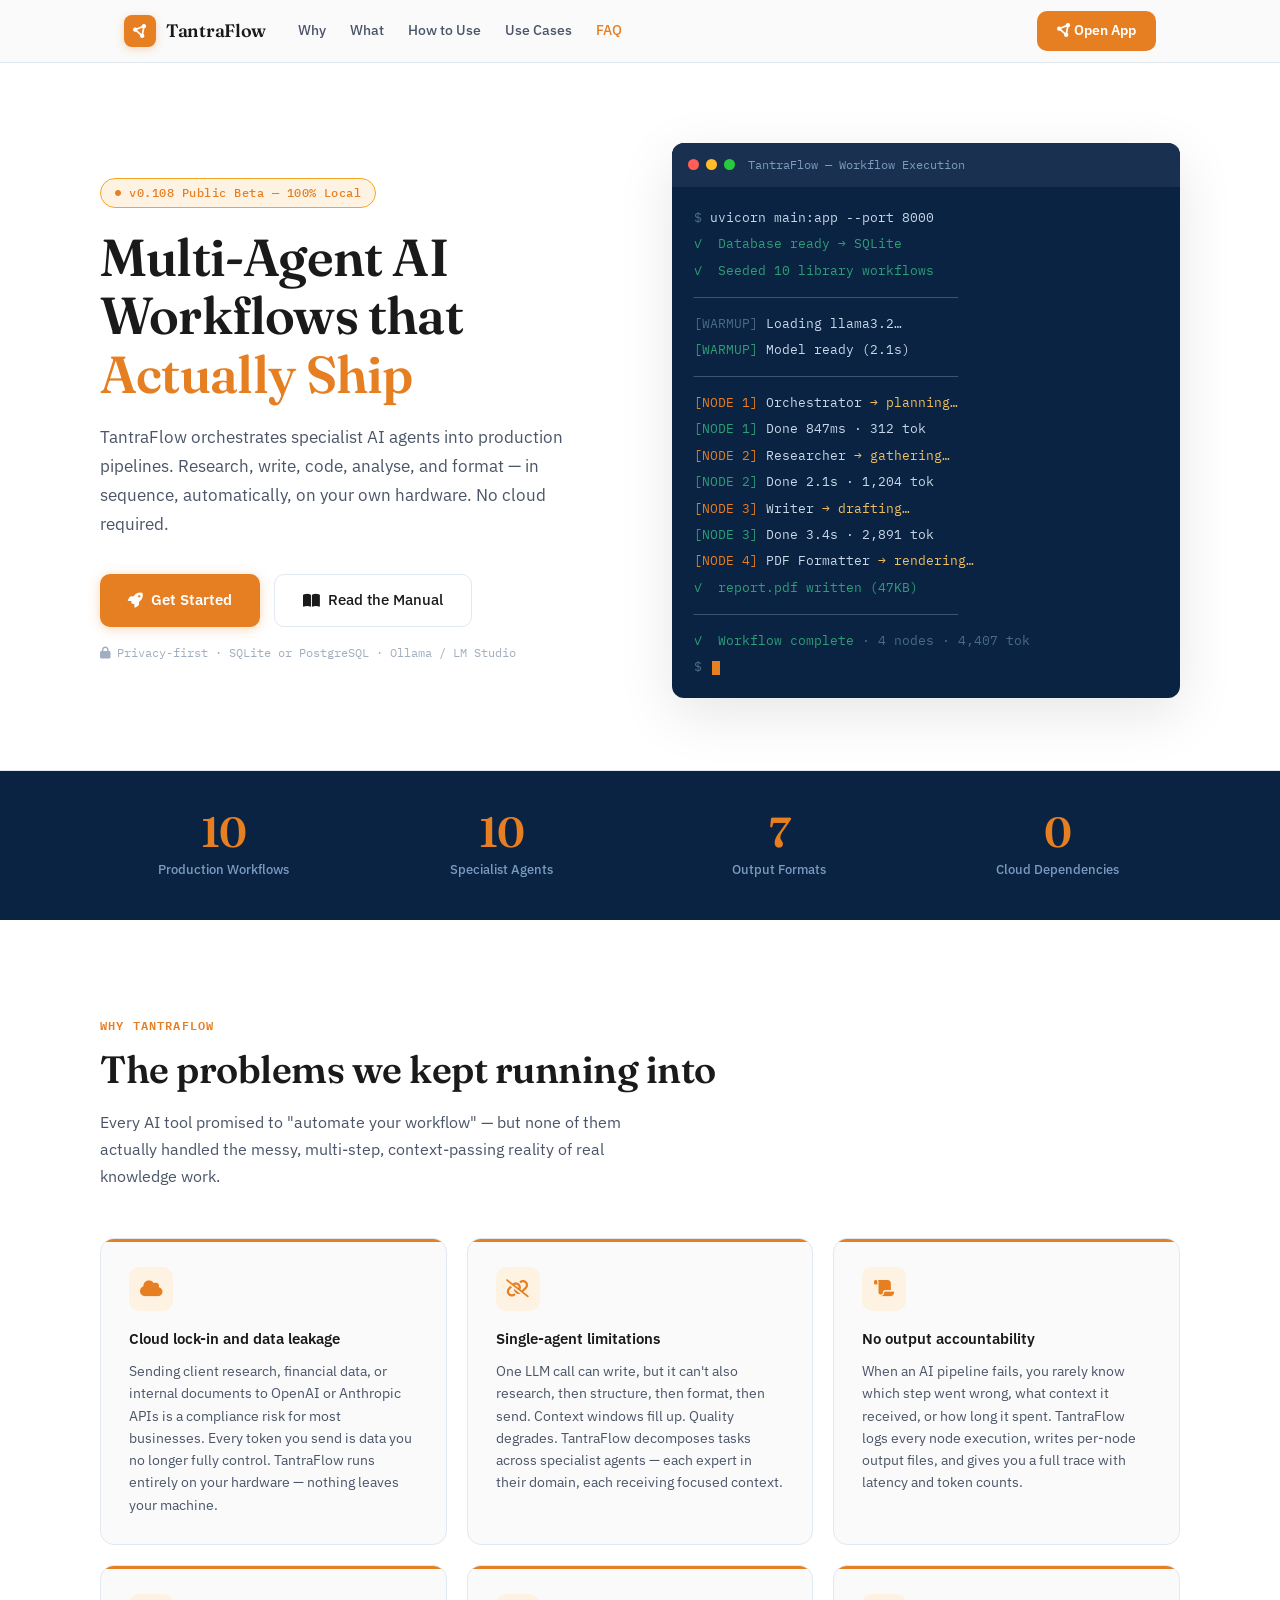
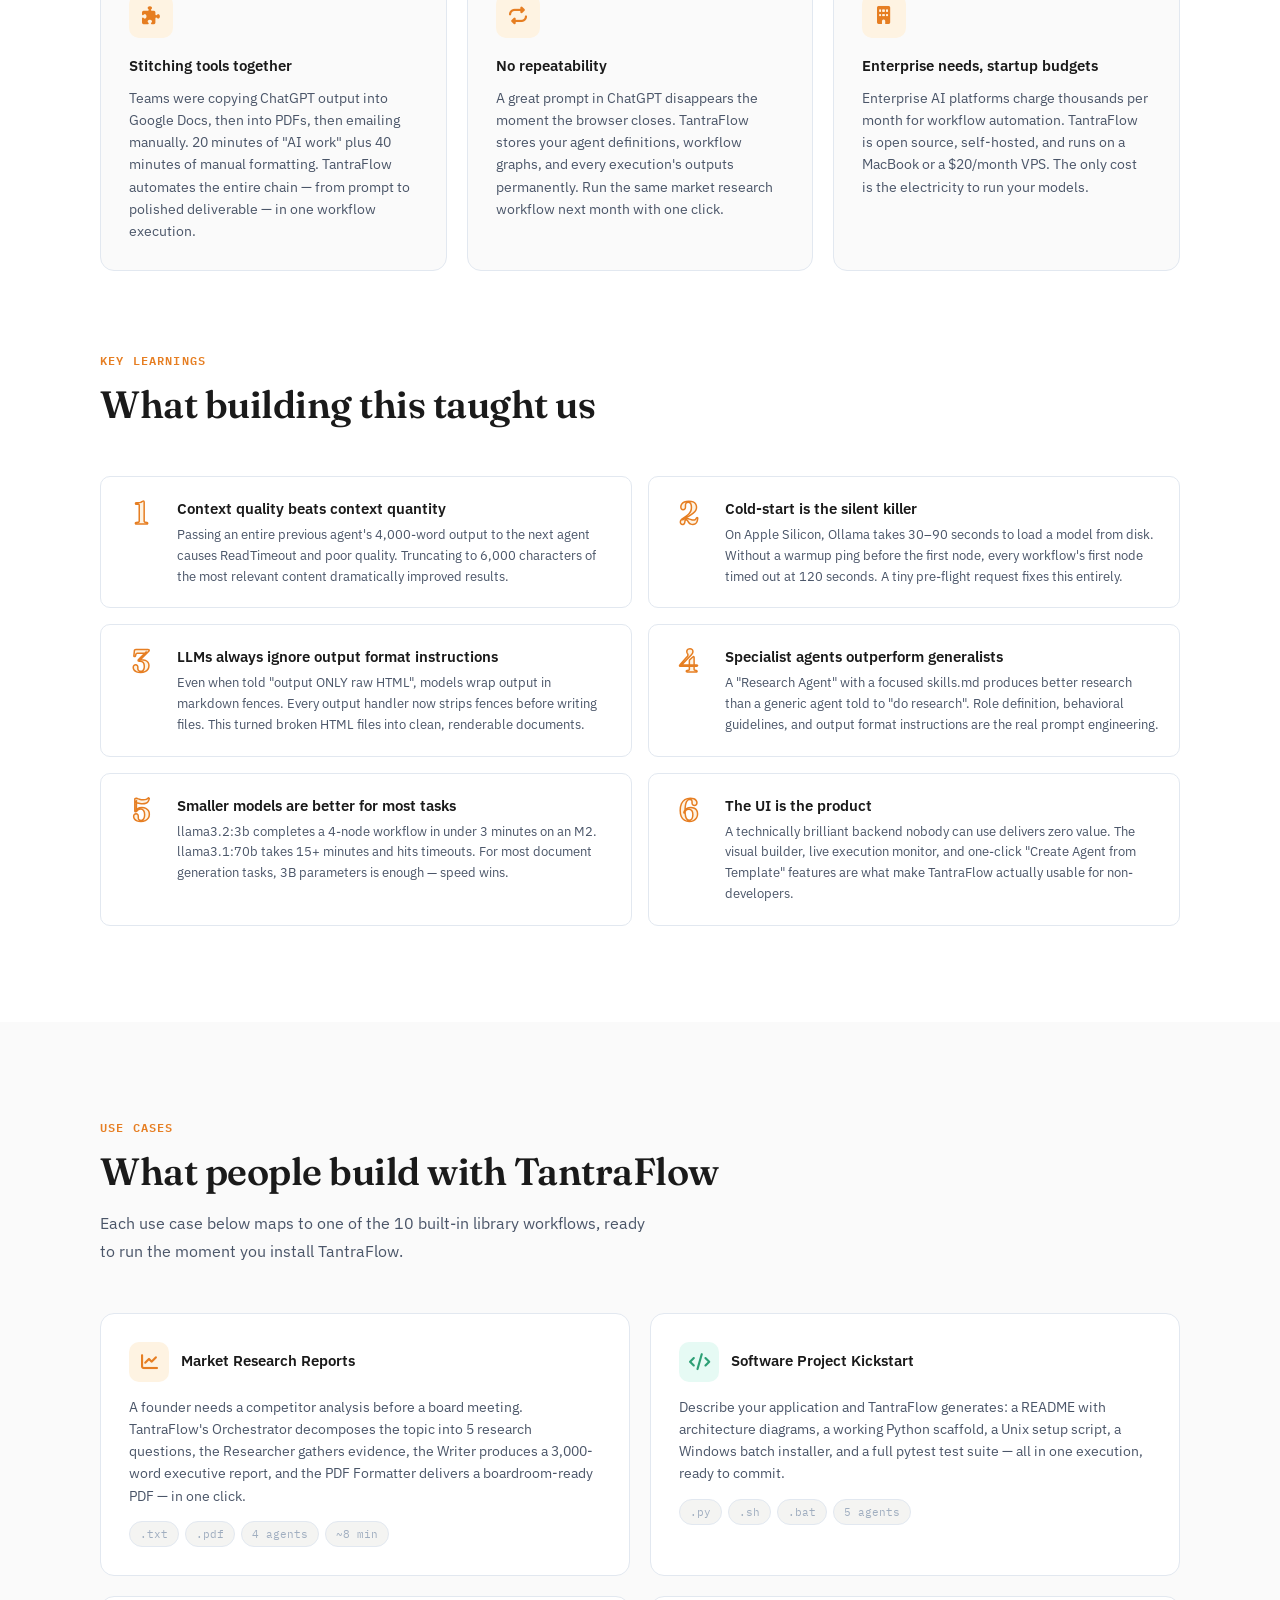
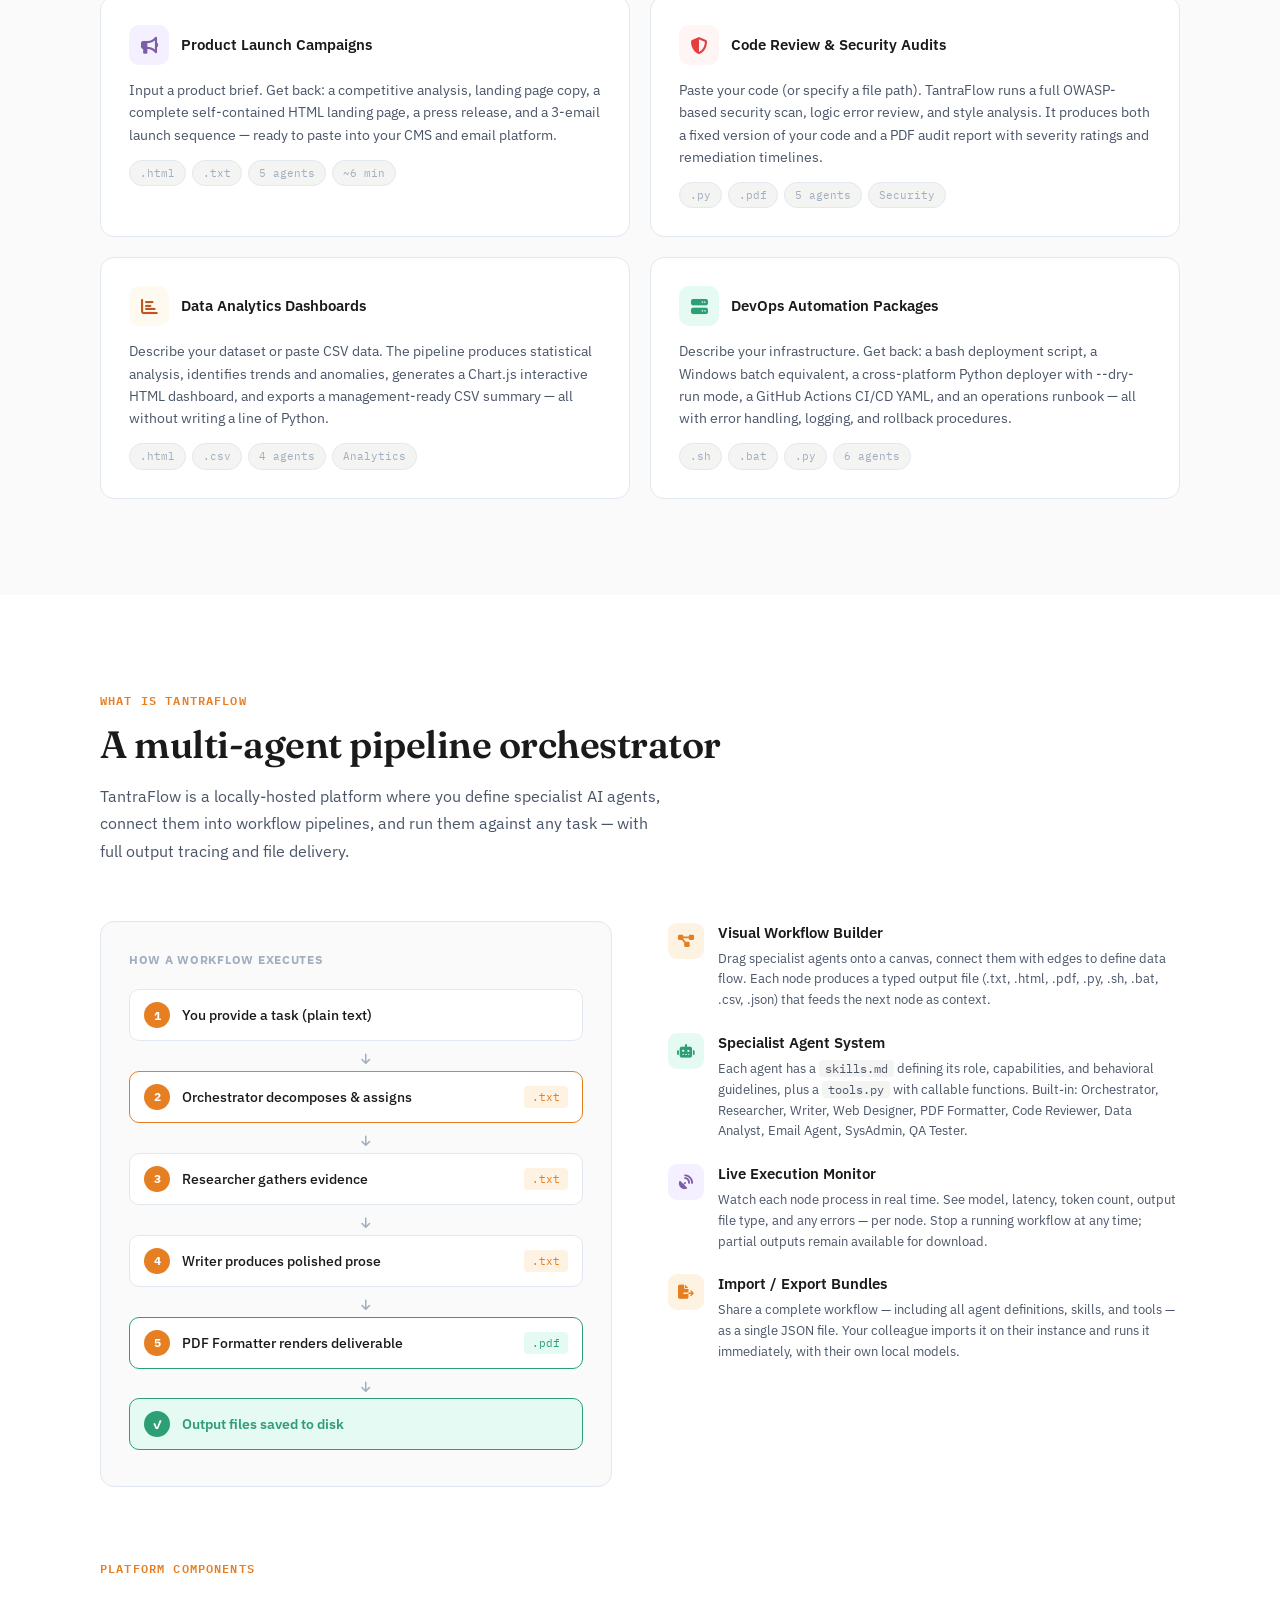
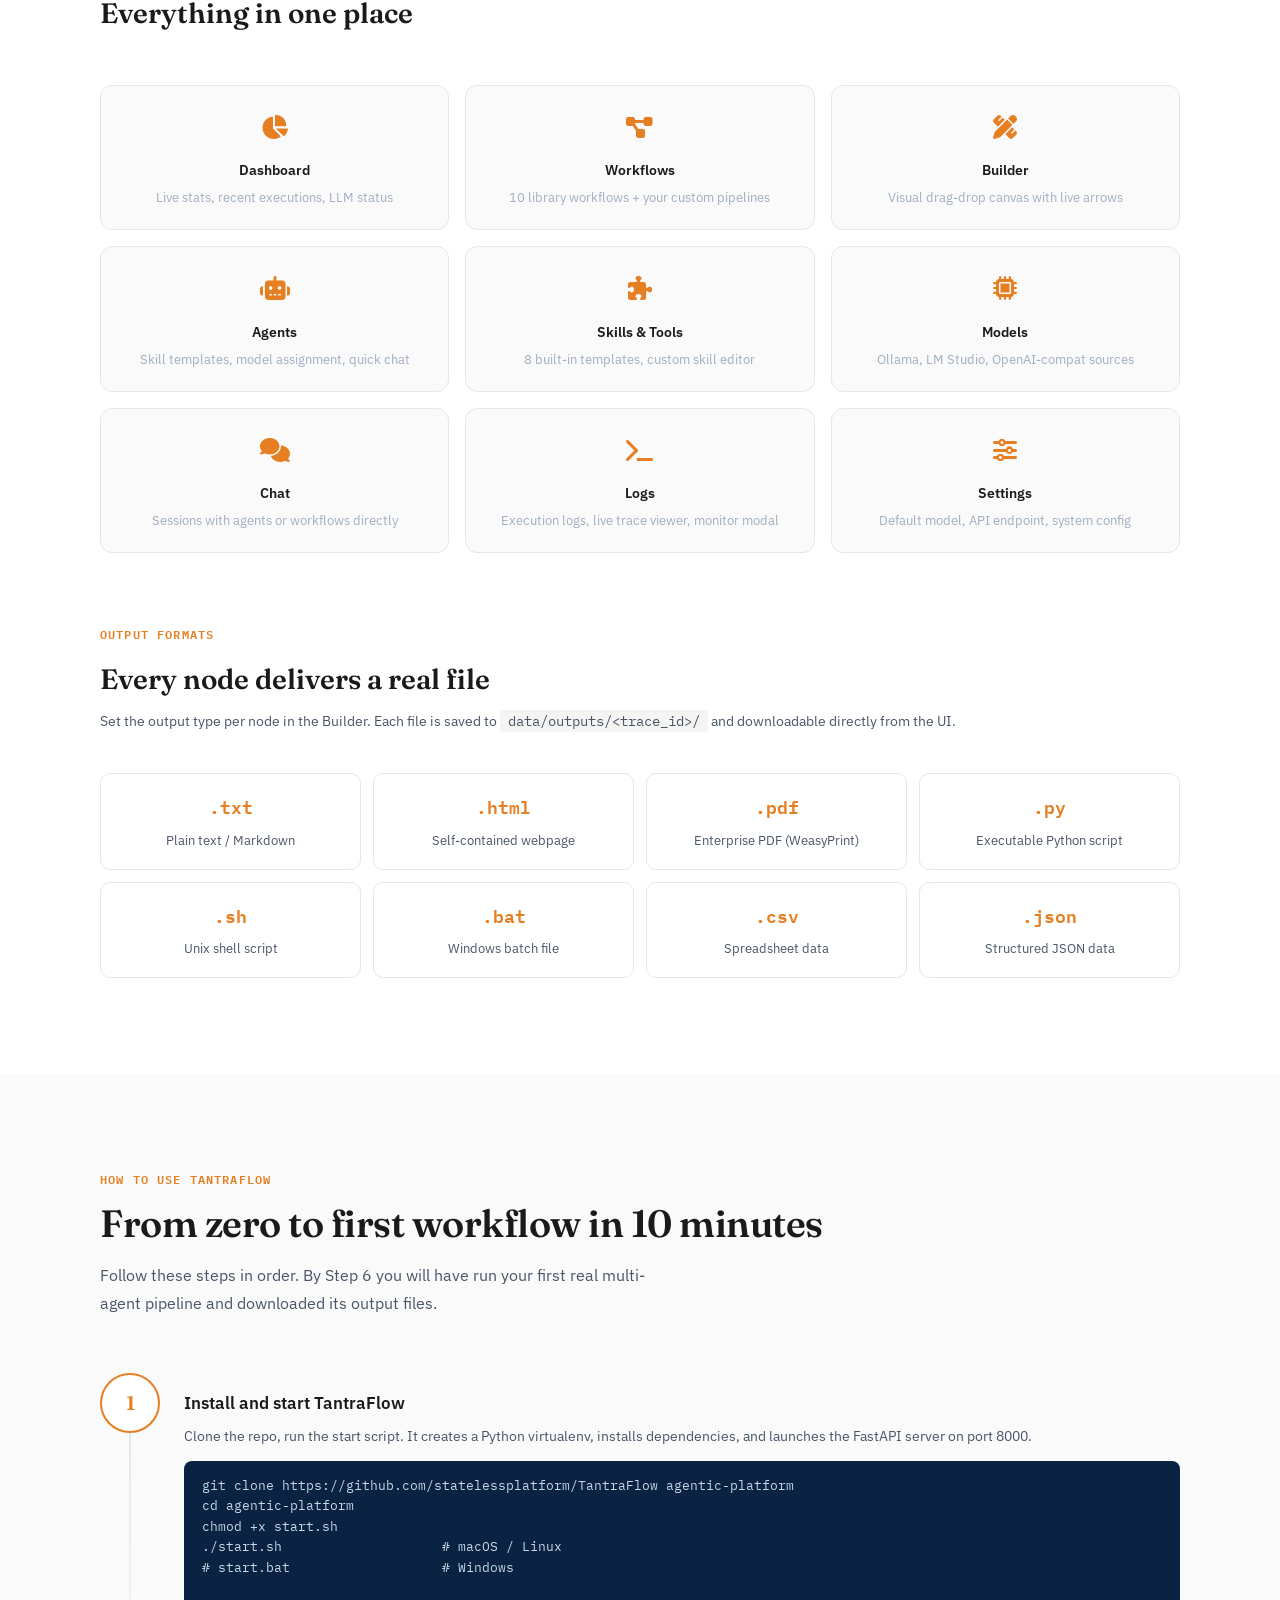
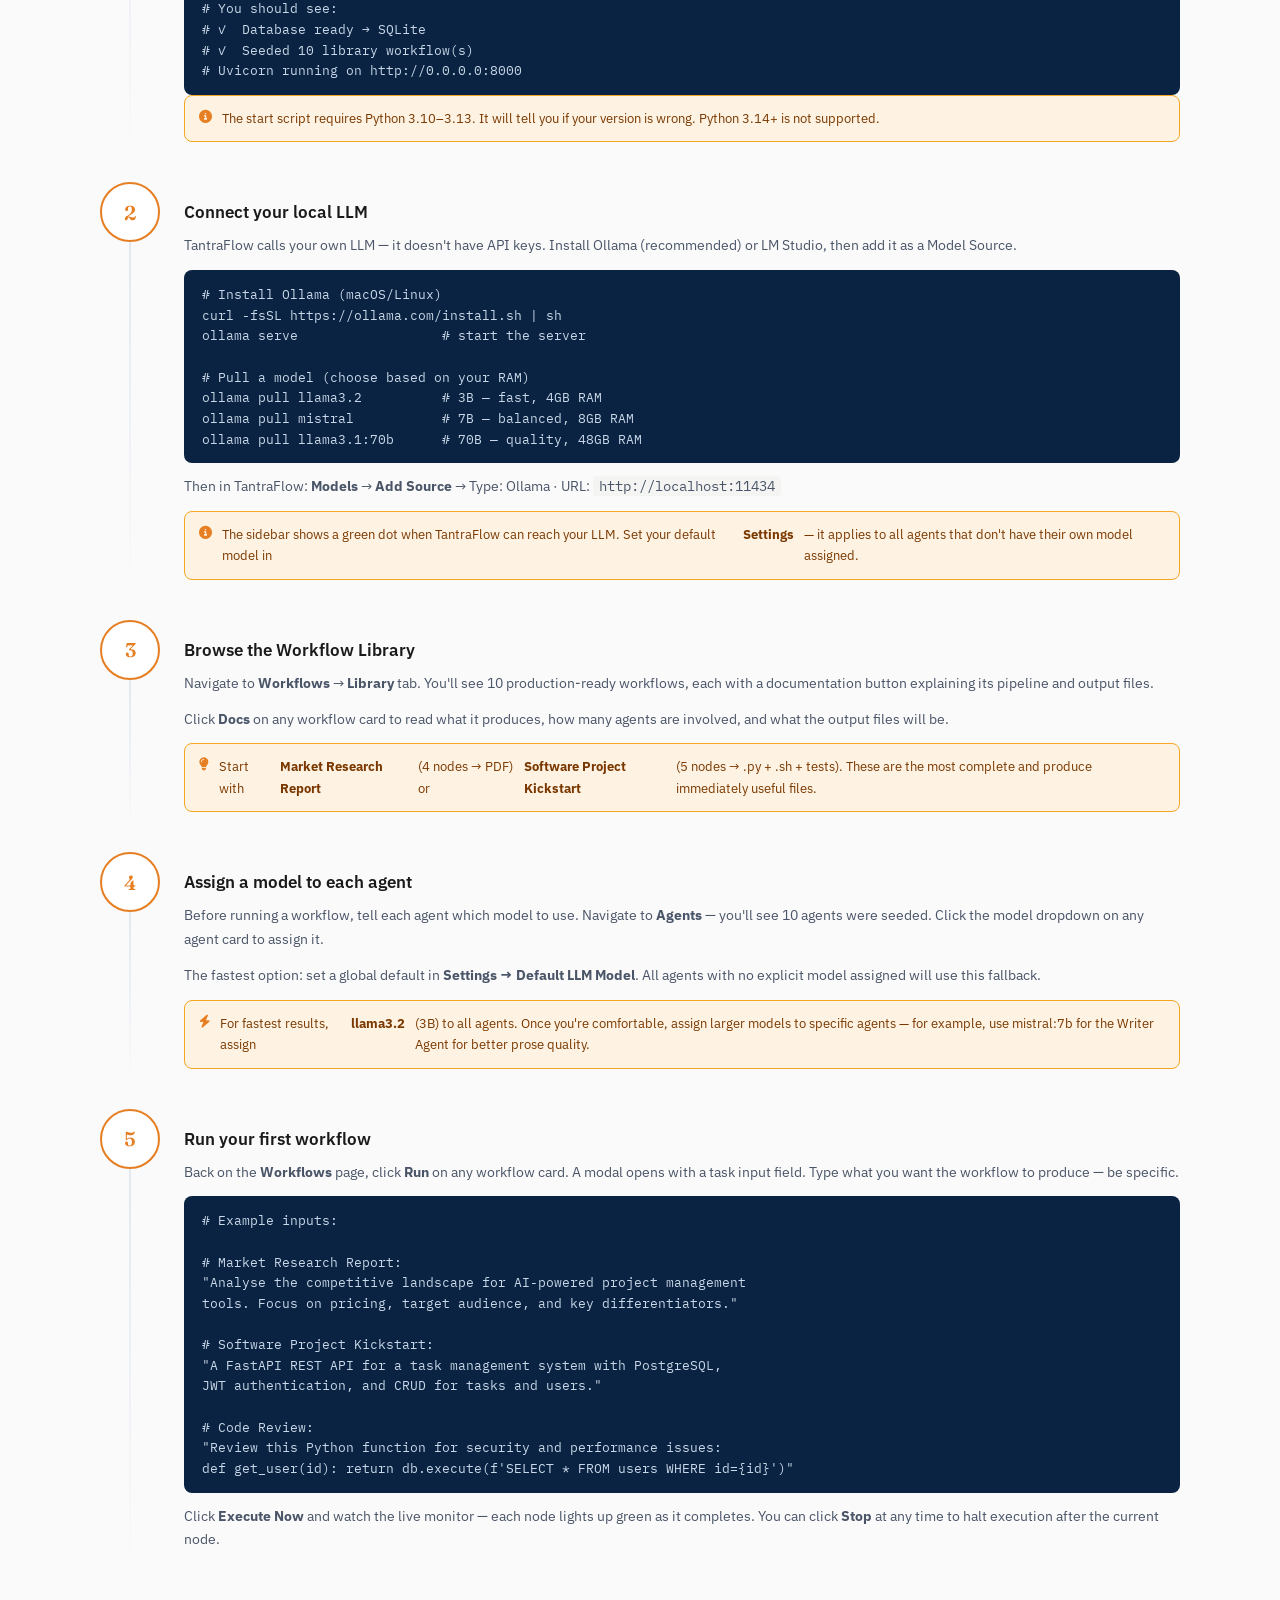
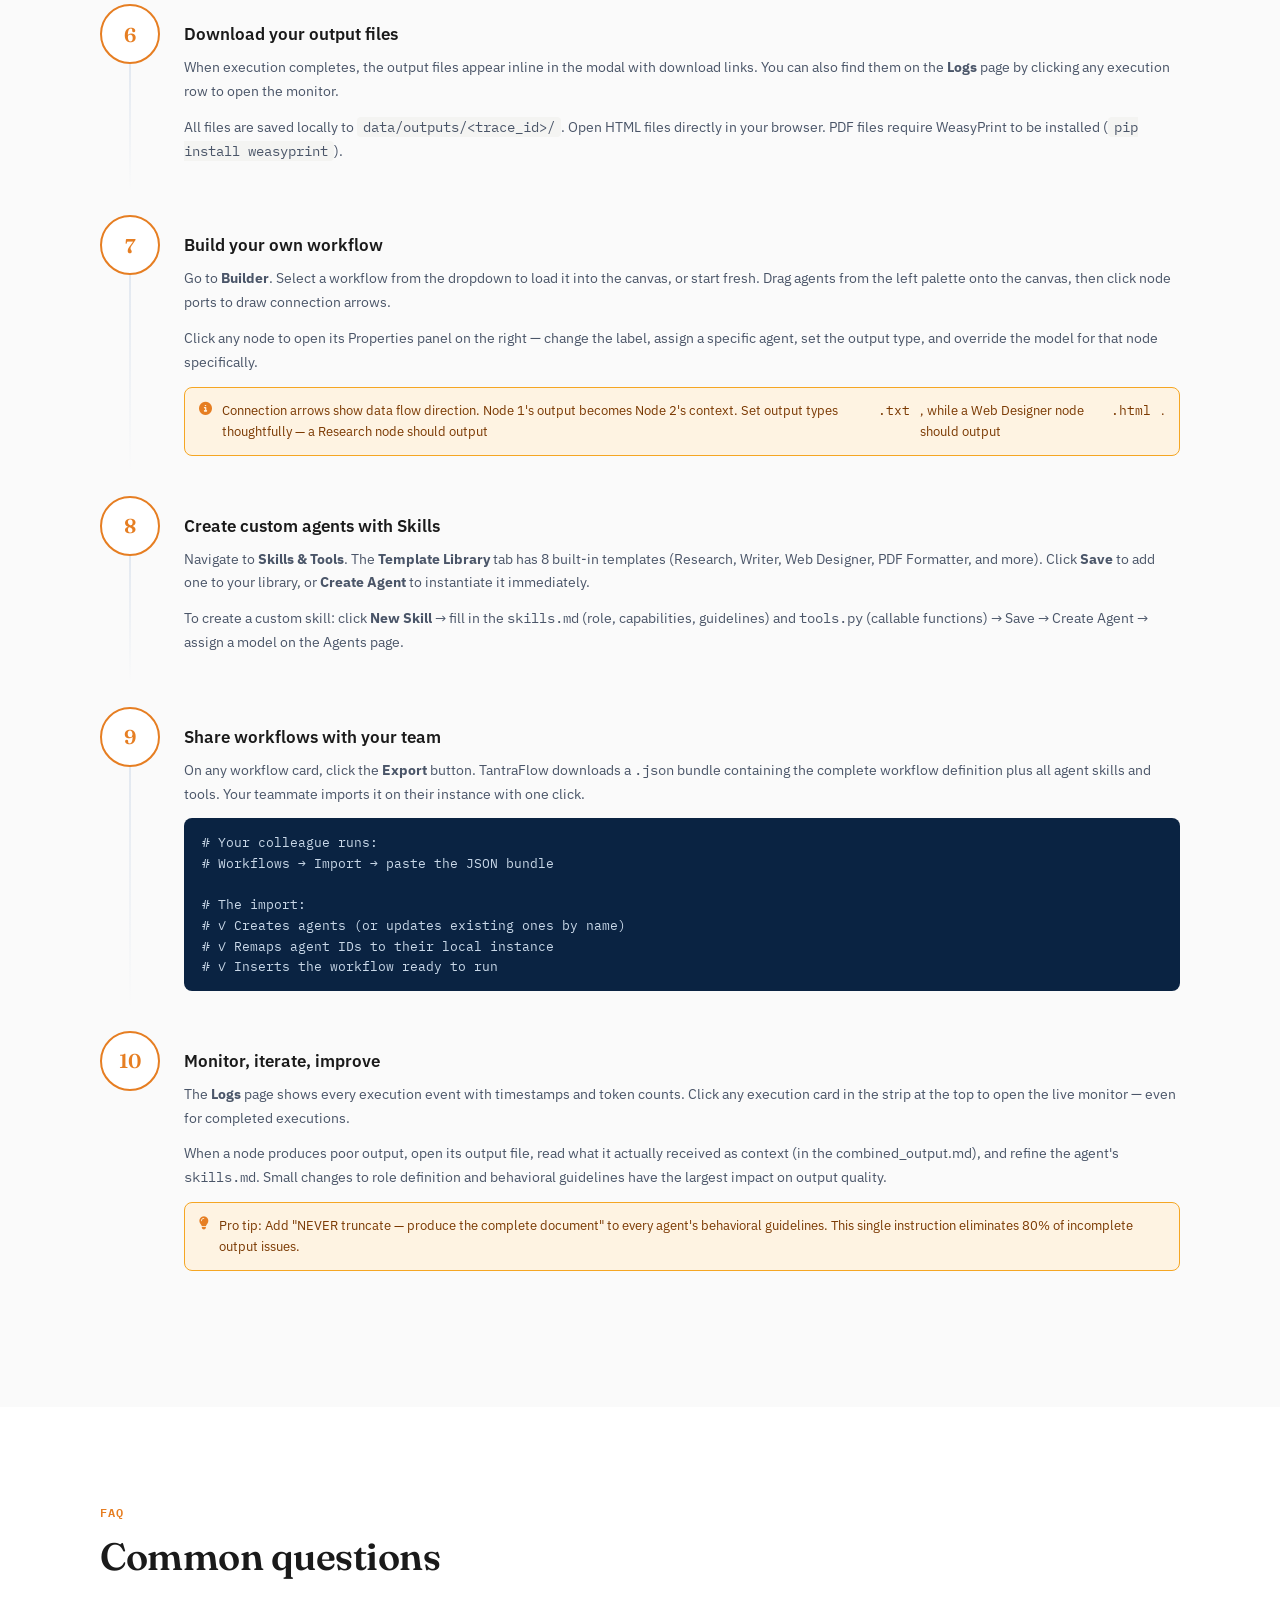
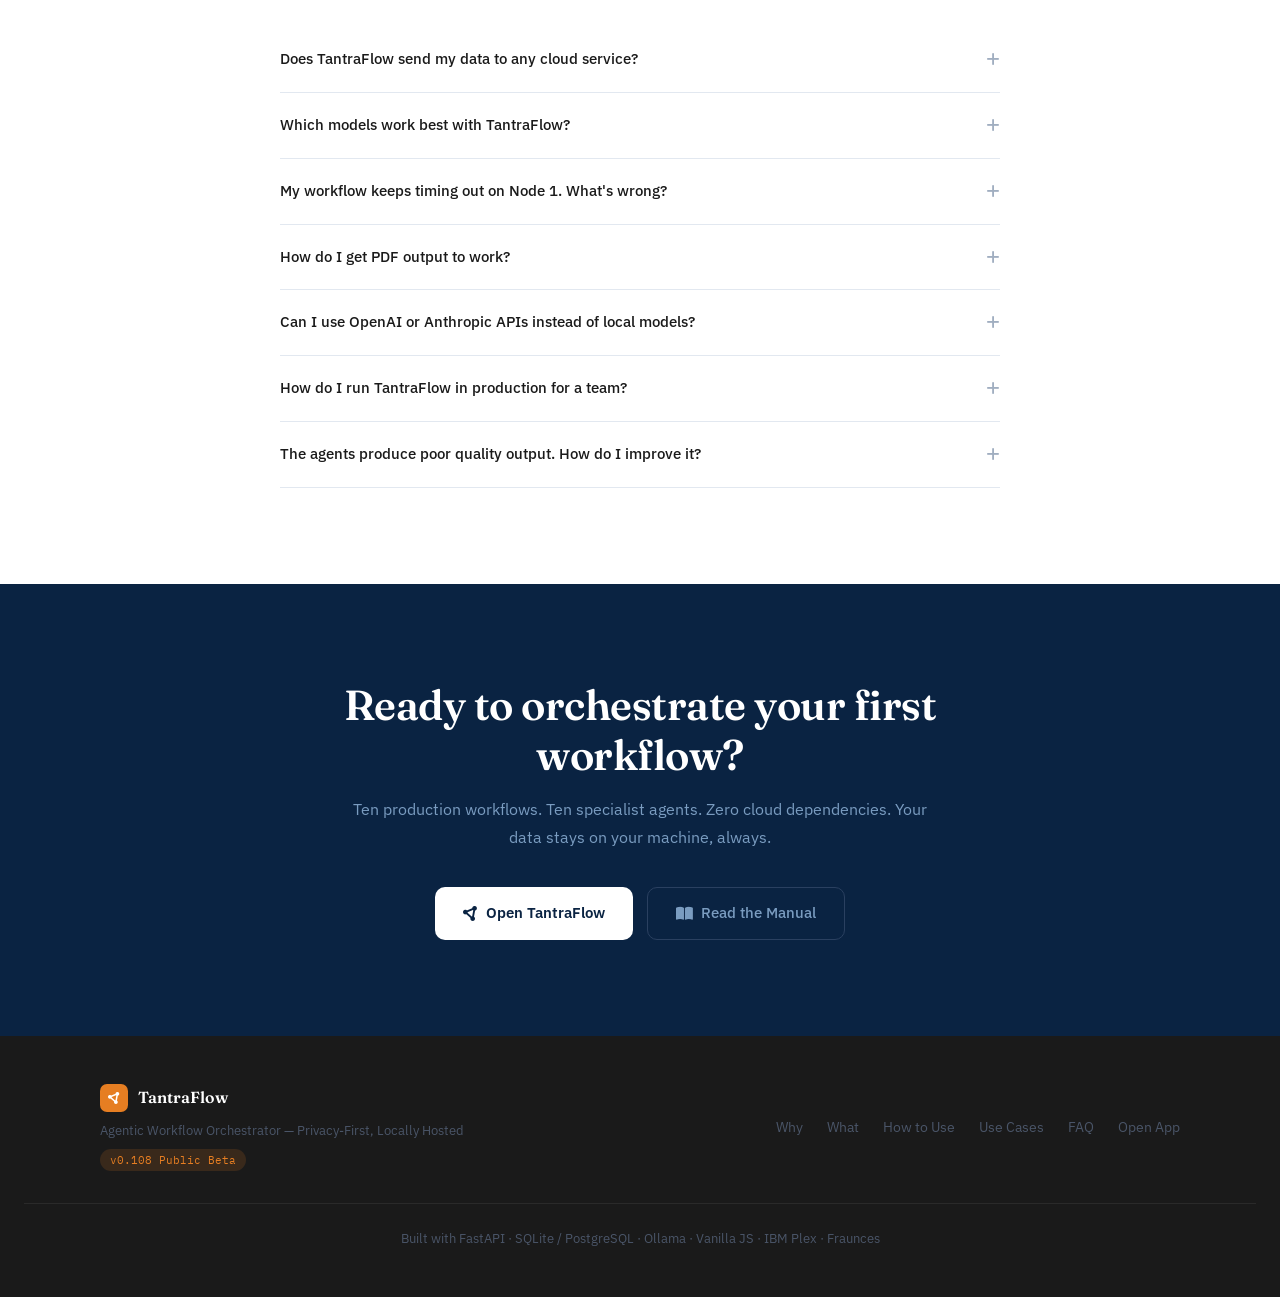
<file: index.html>
<!DOCTYPE html>
<html lang="en">
<head>
<meta charset="UTF-8"/>
<meta name="viewport" content="width=device-width, initial-scale=1.0"/>
<title>TantraFlow — Agentic Workflow Orchestrator</title>
<meta name="description" content="TantraFlow is a locally-hosted, privacy-first multi-agent AI workflow platform. Build, run, and monitor intelligent pipelines without sending data to the cloud."/>
<link rel="preconnect" href="https://fonts.googleapis.com"/>
<link rel="preconnect" href="https://fonts.gstatic.com" crossorigin/>
<link href="https://fonts.googleapis.com/css2?family=IBM+Plex+Mono:wght@400;500&family=IBM+Plex+Sans:wght@300;400;500;600&family=Fraunces:opsz,wght@9..144,300;9..144,600&display=swap" rel="stylesheet"/>
<link rel="stylesheet" href="https://cdnjs.cloudflare.com/ajax/libs/font-awesome/6.5.0/css/all.min.css"/>
<style>
/* ── Design tokens — same Sand & Snow palette as the app ── */
:root {
  --bg:          #FAFAFA;
  --surface:     #FFFFFF;
  --surface-2:   #F4F4F2;
  --border:      #E2E8F0;
  --text:        #1A1A1A;
  --text-2:      #4A5568;
  --muted:       #A0AEC0;
  --accent:      #E67E22;
  --accent-h:    #CF6D17;
  --accent-lt:   #FEF3E2;
  --green:       #2D9F75;
  --green-lt:    #E6FAF4;
  --navy:        #0A2342;
  --font:        'IBM Plex Sans', system-ui, sans-serif;
  --mono:        'IBM Plex Mono', monospace;
  --display:     'Fraunces', Georgia, serif;
  --radius:      10px;
  --shadow:      0 1px 4px rgba(0,0,0,0.06), 0 1px 2px rgba(0,0,0,0.04);
  --shadow-md:   0 4px 20px rgba(0,0,0,0.08);
  --shadow-lg:   0 16px 56px rgba(0,0,0,0.10);
  --max:         1080px;
}

*,*::before,*::after{box-sizing:border-box;margin:0;padding:0}
html{font-size:16px;scroll-behavior:smooth}
body{font-family:var(--font);background:var(--bg);color:var(--text);line-height:1.65;-webkit-font-smoothing:antialiased}

/* ── Nav ── */
nav{position:sticky;top:0;z-index:100;background:rgba(250,250,250,0.92);border-bottom:1px solid var(--border);backdrop-filter:blur(12px)}
.nav-inner{max-width:var(--max);margin:0 auto;padding:0 24px;display:flex;align-items:center;height:62px;gap:32px}
.nav-brand{display:flex;align-items:center;gap:10px;text-decoration:none;flex-shrink:0}
.nav-brand-icon{width:32px;height:32px;border-radius:8px;background:var(--accent);color:#fff;display:flex;align-items:center;justify-content:center;font-size:14px;box-shadow:0 2px 8px rgba(230,126,34,.3)}
.nav-brand-text{font-family:var(--display);font-size:18px;font-weight:600;color:var(--text);letter-spacing:-.3px}
.nav-links{display:flex;gap:24px;flex:1}
.nav-links a{font-size:14px;color:var(--text-2);text-decoration:none;font-weight:500;transition:color .15s}
.nav-links a:hover{color:var(--accent)}
.nav-cta{margin-left:auto;background:var(--accent);color:#fff;padding:8px 20px;border-radius:var(--radius);font-size:14px;font-weight:600;text-decoration:none;transition:background .15s;white-space:nowrap}
.nav-cta:hover{background:var(--accent-h)}

/* ── Sections ── */
section{padding:96px 24px}
.inner{max-width:var(--max);margin:0 auto}

/* ── Hero ── */
.hero{background:var(--surface);padding:0 24px;border-bottom:1px solid var(--border)}
.hero-inner{max-width:var(--max);margin:0 auto;padding:80px 0 72px;display:grid;grid-template-columns:1fr 1fr;gap:64px;align-items:center}
.hero-eyebrow{display:inline-flex;align-items:center;gap:8px;font-family:var(--mono);font-size:12px;font-weight:500;color:var(--accent);background:var(--accent-lt);border:1px solid #F5A623;border-radius:99px;padding:4px 14px;margin-bottom:20px;letter-spacing:.04em}
.hero-title{font-family:var(--display);font-size:52px;font-weight:600;line-height:1.12;letter-spacing:-.8px;color:var(--text);margin-bottom:20px}
.hero-title em{font-style:normal;color:var(--accent)}
.hero-sub{font-size:17px;color:var(--text-2);line-height:1.7;margin-bottom:36px;max-width:480px}
.hero-actions{display:flex;gap:14px;flex-wrap:wrap}
.btn-primary{display:inline-flex;align-items:center;gap:8px;background:var(--accent);color:#fff;padding:13px 28px;border-radius:var(--radius);font-size:15px;font-weight:600;text-decoration:none;transition:all .16s;box-shadow:0 2px 12px rgba(230,126,34,.3)}
.btn-primary:hover{background:var(--accent-h);box-shadow:0 4px 20px rgba(230,126,34,.4)}
.btn-secondary{display:inline-flex;align-items:center;gap:8px;background:transparent;color:var(--text);padding:13px 28px;border-radius:var(--radius);font-size:15px;font-weight:500;text-decoration:none;border:1px solid var(--border);transition:all .16s}
.btn-secondary:hover{background:var(--surface-2);border-color:#CBD5E0}
.hero-version{display:inline-flex;align-items:center;gap:6px;font-family:var(--mono);font-size:12px;color:var(--muted);margin-top:16px}
.hero-visual{position:relative}
.terminal{background:var(--navy);border-radius:12px;overflow:hidden;box-shadow:var(--shadow-lg);font-family:var(--mono);font-size:13px}
.terminal-bar{background:#1a3050;padding:12px 16px;display:flex;align-items:center;gap:7px}
.terminal-dot{width:11px;height:11px;border-radius:50%}
.terminal-dot.red{background:#ff5f57}
.terminal-dot.amber{background:#ffbd2e}
.terminal-dot.green{background:#28c840}
.terminal-title{font-size:12px;color:#7a9cc0;margin-left:6px;font-family:var(--mono)}
.terminal-body{padding:20px 22px;display:flex;flex-direction:column;gap:5px}
.t-line{white-space:pre}
.t-muted{color:#4a6a8a}
.t-accent{color:#E67E22}
.t-green{color:#2D9F75}
.t-text{color:#c9d8e8}
.t-yellow{color:#f0c060}
.t-dim{color:#3a5570}
.t-cursor{display:inline-block;width:8px;height:14px;background:#E67E22;animation:blink 1.1s step-end infinite;vertical-align:middle;margin-left:2px}
@keyframes blink{0%,100%{opacity:1}50%{opacity:0}}

/* ── Stats strip ── */
.stats-strip{background:var(--navy);padding:40px 24px}
.stats-inner{max-width:var(--max);margin:0 auto;display:grid;grid-template-columns:repeat(4,1fr);gap:32px}
.stat-item{text-align:center}
.stat-num{font-family:var(--display);font-size:42px;font-weight:600;color:var(--accent);letter-spacing:-1px;line-height:1}
.stat-label{font-size:13px;color:#7a9cc0;margin-top:6px;font-weight:500}

/* ── Section headings ── */
.section-eyebrow{font-family:var(--mono);font-size:11.5px;font-weight:600;color:var(--accent);letter-spacing:.1em;text-transform:uppercase;margin-bottom:12px}
.section-title{font-family:var(--display);font-size:38px;font-weight:600;color:var(--text);letter-spacing:-.5px;line-height:1.2;margin-bottom:16px}
.section-sub{font-size:16px;color:var(--text-2);line-height:1.7;max-width:560px}

/* ── Why section ── */
#why{background:var(--surface)}
.problems-grid{display:grid;grid-template-columns:repeat(3,1fr);gap:20px;margin-top:48px}
.problem-card{background:var(--bg);border:1px solid var(--border);border-radius:14px;padding:28px;position:relative;overflow:hidden}
.problem-card::before{content:'';position:absolute;top:0;left:0;right:0;height:3px;background:var(--accent)}
.problem-icon{width:44px;height:44px;border-radius:10px;background:var(--accent-lt);color:var(--accent);display:flex;align-items:center;justify-content:center;font-size:18px;margin-bottom:16px}
.problem-title{font-size:15px;font-weight:600;color:var(--text);margin-bottom:8px}
.problem-body{font-size:13.5px;color:var(--text-2);line-height:1.65}

.learnings-grid{display:grid;grid-template-columns:repeat(2,1fr);gap:16px;margin-top:48px}
.learning-item{display:flex;gap:16px;padding:20px;background:var(--surface);border:1px solid var(--border);border-radius:var(--radius)}
.learning-num{font-family:var(--display);font-size:32px;font-weight:600;color:var(--accent-lt);line-height:1;flex-shrink:0;width:40px;text-align:center;-webkit-text-stroke:1.5px var(--accent)}
.learning-text h4{font-size:14.5px;font-weight:600;color:var(--text);margin-bottom:4px}
.learning-text p{font-size:13px;color:var(--text-2);line-height:1.6}

/* ── Use cases ── */
#usecases{background:var(--bg)}
.cases-grid{display:grid;grid-template-columns:repeat(2,1fr);gap:20px;margin-top:48px}
.case-card{background:var(--surface);border:1px solid var(--border);border-radius:14px;padding:28px;display:flex;flex-direction:column;gap:14px}
.case-header{display:flex;align-items:center;gap:12px}
.case-icon{width:40px;height:40px;border-radius:10px;display:flex;align-items:center;justify-content:center;font-size:17px;flex-shrink:0}
.case-title{font-size:15px;font-weight:600;color:var(--text)}
.case-body{font-size:13.5px;color:var(--text-2);line-height:1.65}
.case-tags{display:flex;flex-wrap:wrap;gap:6px}
.tag{font-family:var(--mono);font-size:11px;padding:3px 10px;border-radius:99px;background:var(--surface-2);border:1px solid var(--border);color:var(--muted)}

/* ── What section ── */
#what{background:var(--surface)}
.architecture{display:grid;grid-template-columns:1fr 1fr;gap:56px;align-items:start;margin-top:56px}
.arch-diagram{background:var(--bg);border:1px solid var(--border);border-radius:14px;padding:28px}
.arch-title{font-size:12px;font-weight:700;letter-spacing:.06em;text-transform:uppercase;color:var(--muted);margin-bottom:20px}
.flow-step{display:flex;align-items:center;gap:12px;padding:12px 14px;background:var(--surface);border:1px solid var(--border);border-radius:var(--radius);margin-bottom:8px}
.flow-num{width:26px;height:26px;border-radius:50%;background:var(--accent);color:#fff;font-size:12px;font-weight:700;display:flex;align-items:center;justify-content:center;flex-shrink:0}
.flow-name{font-size:13.5px;font-weight:500;color:var(--text)}
.flow-ext{font-family:var(--mono);font-size:11px;color:var(--accent);background:var(--accent-lt);padding:2px 8px;border-radius:4px;margin-left:auto}
.flow-arrow{text-align:center;color:var(--muted);font-size:12px;margin:2px 0 2px 19px}
.feature-list{display:flex;flex-direction:column;gap:20px}
.feature-item{display:flex;gap:14px}
.feature-icon{width:36px;height:36px;border-radius:9px;display:flex;align-items:center;justify-content:center;font-size:14px;flex-shrink:0;margin-top:2px}
.feature-item h4{font-size:14.5px;font-weight:600;color:var(--text);margin-bottom:4px}
.feature-item p{font-size:13px;color:var(--text-2);line-height:1.6}

.components-grid{display:grid;grid-template-columns:repeat(3,1fr);gap:16px;margin-top:48px}
.component-card{padding:22px;background:var(--bg);border:1px solid var(--border);border-radius:12px;text-align:center}
.component-icon{font-size:24px;color:var(--accent);margin-bottom:12px;display:block}
.component-name{font-size:14px;font-weight:600;color:var(--text);margin-bottom:6px}
.component-desc{font-size:12.5px;color:var(--muted);line-height:1.5}

/* ── How section ── */
#how{background:var(--bg)}
.steps-container{margin-top:56px}
.step{display:grid;grid-template-columns:60px 1fr;gap:24px;margin-bottom:40px;position:relative}
.step:not(:last-child)::after{content:'';position:absolute;left:29px;top:60px;bottom:-16px;width:2px;background:linear-gradient(to bottom,var(--border),transparent)}
.step-num{width:60px;height:60px;border-radius:50%;background:var(--surface);border:2px solid var(--accent);display:flex;align-items:center;justify-content:center;font-family:var(--display);font-size:20px;font-weight:600;color:var(--accent);flex-shrink:0}
.step-body h3{font-size:17px;font-weight:600;color:var(--text);margin-bottom:8px;padding-top:16px}
.step-body p{font-size:14px;color:var(--text-2);line-height:1.7;margin-bottom:12px}
.step-code{background:var(--navy);border-radius:8px;padding:14px 18px;font-family:var(--mono);font-size:12.5px;color:#c9d8e8;overflow-x:auto;white-space:pre}
.step-tip{display:flex;gap:10px;padding:12px 14px;background:var(--accent-lt);border:1px solid #F5A623;border-radius:8px;font-size:13px;color:#7a3800}
.step-tip i{color:var(--accent);flex-shrink:0;margin-top:2px}

/* ── Output types ── */
.outputs-grid{display:grid;grid-template-columns:repeat(4,1fr);gap:12px;margin-top:40px}
.output-card{padding:18px;background:var(--surface);border:1px solid var(--border);border-radius:10px;text-align:center}
.output-ext{font-family:var(--mono);font-size:18px;font-weight:600;color:var(--accent);margin-bottom:8px}
.output-name{font-size:12.5px;color:var(--text-2)}

/* ── FAQ ── */
#faq{background:var(--surface)}
.faq-list{max-width:720px;margin:48px auto 0}
.faq-item{border-bottom:1px solid var(--border)}
.faq-q{display:flex;justify-content:space-between;align-items:center;padding:20px 0;cursor:pointer;font-size:15px;font-weight:500;color:var(--text);gap:16px;user-select:none}
.faq-q i{color:var(--muted);transition:transform .2s;flex-shrink:0}
.faq-item.open .faq-q i{transform:rotate(45deg);color:var(--accent)}
.faq-a{font-size:14px;color:var(--text-2);line-height:1.75;padding-bottom:20px;display:none}
.faq-item.open .faq-a{display:block}

/* ── CTA ── */
.cta-section{background:var(--navy);padding:96px 24px;text-align:center}
.cta-inner{max-width:600px;margin:0 auto}
.cta-title{font-family:var(--display);font-size:42px;font-weight:600;color:#fff;letter-spacing:-.5px;line-height:1.2;margin-bottom:16px}
.cta-sub{font-size:16px;color:#7a9cc0;line-height:1.7;margin-bottom:36px}
.cta-actions{display:flex;gap:14px;justify-content:center;flex-wrap:wrap}
.btn-white{display:inline-flex;align-items:center;gap:8px;background:#fff;color:var(--navy);padding:13px 28px;border-radius:var(--radius);font-size:15px;font-weight:600;text-decoration:none;transition:all .16s}
.btn-white:hover{background:var(--accent-lt);color:var(--accent)}
.btn-ghost-white{display:inline-flex;align-items:center;gap:8px;background:transparent;color:#7a9cc0;padding:13px 28px;border-radius:var(--radius);font-size:15px;font-weight:500;text-decoration:none;border:1px solid #2a4060;transition:all .16s}
.btn-ghost-white:hover{border-color:#4a6080;color:#fff}

/* ── Footer ── */
footer{background:var(--text);padding:48px 24px}
.footer-inner{max-width:var(--max);margin:0 auto;display:grid;grid-template-columns:1fr auto;gap:40px;align-items:center}
.footer-brand{display:flex;align-items:center;gap:10px;margin-bottom:8px;text-decoration:none}
.footer-brand-icon{width:28px;height:28px;border-radius:7px;background:var(--accent);color:#fff;display:flex;align-items:center;justify-content:center;font-size:12px}
.footer-brand-text{font-family:var(--display);font-size:16px;font-weight:600;color:#fff}
.footer-tagline{font-size:13px;color:#4a5568}
.footer-version{font-family:var(--mono);font-size:11px;color:var(--accent);background:rgba(230,126,34,.15);padding:2px 10px;border-radius:99px;display:inline-block;margin-top:8px}
.footer-links{display:flex;gap:24px}
.footer-links a{font-size:13.5px;color:#4a5568;text-decoration:none;transition:color .15s}
.footer-links a:hover{color:var(--accent)}
.footer-bottom{border-top:1px solid #2a2a2a;margin-top:32px;padding-top:24px;text-align:center;font-size:12.5px;color:#4a5568}

/* ── Responsive ── */
@media(max-width:860px){
  .hero-inner{grid-template-columns:1fr;gap:40px}
  .hero-title{font-size:36px}
  .problems-grid{grid-template-columns:1fr}
  .cases-grid{grid-template-columns:1fr}
  .architecture{grid-template-columns:1fr}
  .components-grid{grid-template-columns:repeat(2,1fr)}
  .outputs-grid{grid-template-columns:repeat(2,1fr)}
  .stats-inner{grid-template-columns:repeat(2,1fr)}
  .learnings-grid{grid-template-columns:1fr}
  .nav-links{display:none}
  .footer-inner{grid-template-columns:1fr}
}
</style>
</head>
<body>

<!-- ── Navigation ──────────────────────────────────────────────────────────── -->
<nav>
  <div class="nav-inner">
    <a href="#" class="nav-brand">
      <div class="nav-brand-icon"><i class="fa-solid fa-circle-nodes"></i></div>
      <span class="nav-brand-text">TantraFlow</span>
    </a>
    <div class="nav-links">
      <a href="#why">Why</a>
      <a href="#what">What</a>
      <a href="#how">How to Use</a>
      <a href="#usecases">Use Cases</a>
      <a href="#faq">FAQ</a>
    </div>
    <a href="http://localhost:8000" class="nav-cta">
      <i class="fa-solid fa-circle-nodes"></i> Open App
    </a>
  </div>
</nav>

<!-- ── Hero ─────────────────────────────────────────────────────────────────── -->
<div class="hero">
  <div class="hero-inner">
    <div>
      <div class="hero-eyebrow">
        <i class="fa-solid fa-circle" style="font-size:6px"></i>
        v0.108 Public Beta — 100% Local
      </div>
      <h1 class="hero-title">
        Multi-Agent AI<br/>
        Workflows that<br/>
        <em>Actually Ship</em>
      </h1>
      <p class="hero-sub">
        TantraFlow orchestrates specialist AI agents into production pipelines.
        Research, write, code, analyse, and format — in sequence, automatically,
        on your own hardware. No cloud required.
      </p>
      <div class="hero-actions">
        <a href="#how" class="btn-primary">
          <i class="fa-solid fa-rocket"></i> Get Started
        </a>
        <a href="#what" class="btn-secondary">
          <i class="fa-solid fa-book-open"></i> Read the Manual
        </a>
      </div>
      <div class="hero-version">
        <i class="fa-solid fa-lock"></i>
        Privacy-first · SQLite or PostgreSQL · Ollama / LM Studio
      </div>
    </div>

    <!-- Terminal animation -->
    <div class="hero-visual">
      <div class="terminal">
        <div class="terminal-bar">
          <div class="terminal-dot red"></div>
          <div class="terminal-dot amber"></div>
          <div class="terminal-dot green"></div>
          <span class="terminal-title">TantraFlow — Workflow Execution</span>
        </div>
        <div class="terminal-body">
          <div class="t-line"><span class="t-muted">$ </span><span class="t-text">uvicorn main:app --port 8000</span></div>
          <div class="t-line"><span class="t-green">✓  Database ready → SQLite</span></div>
          <div class="t-line"><span class="t-green">✓  Seeded 10 library workflows</span></div>
          <div class="t-line t-dim">─────────────────────────────────</div>
          <div class="t-line"><span class="t-muted">[WARMUP] </span><span class="t-text">Loading llama3.2…</span></div>
          <div class="t-line"><span class="t-green">[WARMUP] </span><span class="t-text">Model ready (2.1s)</span></div>
          <div class="t-line t-dim">─────────────────────────────────</div>
          <div class="t-line"><span class="t-accent">[NODE 1] </span><span class="t-text">Orchestrator</span><span class="t-yellow"> → planning…</span></div>
          <div class="t-line"><span class="t-green">[NODE 1] </span><span class="t-text">Done 847ms · 312 tok</span></div>
          <div class="t-line"><span class="t-accent">[NODE 2] </span><span class="t-text">Researcher</span><span class="t-yellow"> → gathering…</span></div>
          <div class="t-line"><span class="t-green">[NODE 2] </span><span class="t-text">Done 2.1s · 1,204 tok</span></div>
          <div class="t-line"><span class="t-accent">[NODE 3] </span><span class="t-text">Writer</span><span class="t-yellow"> → drafting…</span></div>
          <div class="t-line"><span class="t-green">[NODE 3] </span><span class="t-text">Done 3.4s · 2,891 tok</span></div>
          <div class="t-line"><span class="t-accent">[NODE 4] </span><span class="t-text">PDF Formatter</span><span class="t-yellow"> → rendering…</span></div>
          <div class="t-line"><span class="t-green">✓  report.pdf written (47KB)</span></div>
          <div class="t-line t-dim">─────────────────────────────────</div>
          <div class="t-line"><span class="t-green">✓  Workflow complete</span><span class="t-muted"> · 4 nodes · 4,407 tok</span></div>
          <div class="t-line"><span class="t-muted">$ </span><span class="t-cursor"></span></div>
        </div>
      </div>
    </div>
  </div>
</div>

<!-- ── Stats strip ───────────────────────────────────────────────────────────── -->
<div class="stats-strip">
  <div class="stats-inner">
    <div class="stat-item">
      <div class="stat-num">10</div>
      <div class="stat-label">Production Workflows</div>
    </div>
    <div class="stat-item">
      <div class="stat-num">10</div>
      <div class="stat-label">Specialist Agents</div>
    </div>
    <div class="stat-item">
      <div class="stat-num">7</div>
      <div class="stat-label">Output Formats</div>
    </div>
    <div class="stat-item">
      <div class="stat-num">0</div>
      <div class="stat-label">Cloud Dependencies</div>
    </div>
  </div>
</div>

<!-- ═══════════════════════════════════════════════════════════════
     WHY — Problems solved, learnings, motivation
     ═══════════════════════════════════════════════════════════════ -->
<section id="why">
  <div class="inner">
    <div class="section-eyebrow">Why TantraFlow</div>
    <h2 class="section-title">The problems we kept running into</h2>
    <p class="section-sub">
      Every AI tool promised to "automate your workflow" — but none of them
      actually handled the messy, multi-step, context-passing reality of
      real knowledge work.
    </p>

    <div class="problems-grid">
      <div class="problem-card">
        <div class="problem-icon"><i class="fa-solid fa-cloud"></i></div>
        <div class="problem-title">Cloud lock-in and data leakage</div>
        <div class="problem-body">
          Sending client research, financial data, or internal documents to
          OpenAI or Anthropic APIs is a compliance risk for most businesses.
          Every token you send is data you no longer fully control.
          TantraFlow runs entirely on your hardware — nothing leaves your machine.
        </div>
      </div>
      <div class="problem-card">
        <div class="problem-icon"><i class="fa-solid fa-link-slash"></i></div>
        <div class="problem-title">Single-agent limitations</div>
        <div class="problem-body">
          One LLM call can write, but it can't also research, then structure,
          then format, then send. Context windows fill up. Quality degrades.
          TantraFlow decomposes tasks across specialist agents — each expert
          in their domain, each receiving focused context.
        </div>
      </div>
      <div class="problem-card">
        <div class="problem-icon"><i class="fa-solid fa-scroll"></i></div>
        <div class="problem-title">No output accountability</div>
        <div class="problem-body">
          When an AI pipeline fails, you rarely know which step went wrong,
          what context it received, or how long it spent. TantraFlow logs every
          node execution, writes per-node output files, and gives you a full
          trace with latency and token counts.
        </div>
      </div>
      <div class="problem-card">
        <div class="problem-icon"><i class="fa-solid fa-puzzle-piece"></i></div>
        <div class="problem-title">Stitching tools together</div>
        <div class="problem-body">
          Teams were copying ChatGPT output into Google Docs, then into PDFs,
          then emailing manually. 20 minutes of "AI work" plus 40 minutes of
          manual formatting. TantraFlow automates the entire chain — from
          prompt to polished deliverable — in one workflow execution.
        </div>
      </div>
      <div class="problem-card">
        <div class="problem-icon"><i class="fa-solid fa-repeat"></i></div>
        <div class="problem-title">No repeatability</div>
        <div class="problem-body">
          A great prompt in ChatGPT disappears the moment the browser closes.
          TantraFlow stores your agent definitions, workflow graphs, and
          every execution's outputs permanently. Run the same market research
          workflow next month with one click.
        </div>
      </div>
      <div class="problem-card">
        <div class="problem-icon"><i class="fa-solid fa-building"></i></div>
        <div class="problem-title">Enterprise needs, startup budgets</div>
        <div class="problem-body">
          Enterprise AI platforms charge thousands per month for workflow
          automation. TantraFlow is open source, self-hosted, and runs on
          a MacBook or a $20/month VPS. The only cost is the electricity
          to run your models.
        </div>
      </div>
    </div>

    <!-- Learnings -->
    <div style="margin-top:80px">
      <div class="section-eyebrow">Key Learnings</div>
      <h2 class="section-title">What building this taught us</h2>
      <div class="learnings-grid">
        <div class="learning-item">
          <div class="learning-num">1</div>
          <div class="learning-text">
            <h4>Context quality beats context quantity</h4>
            <p>Passing an entire previous agent's 4,000-word output to the next agent
            causes ReadTimeout and poor quality. Truncating to 6,000 characters of the
            most relevant content dramatically improved results.</p>
          </div>
        </div>
        <div class="learning-item">
          <div class="learning-num">2</div>
          <div class="learning-text">
            <h4>Cold-start is the silent killer</h4>
            <p>On Apple Silicon, Ollama takes 30–90 seconds to load a model from disk.
            Without a warmup ping before the first node, every workflow's first node
            timed out at 120 seconds. A tiny pre-flight request fixes this entirely.</p>
          </div>
        </div>
        <div class="learning-item">
          <div class="learning-num">3</div>
          <div class="learning-text">
            <h4>LLMs always ignore output format instructions</h4>
            <p>Even when told "output ONLY raw HTML", models wrap output in markdown
            fences. Every output handler now strips fences before writing files.
            This turned broken HTML files into clean, renderable documents.</p>
          </div>
        </div>
        <div class="learning-item">
          <div class="learning-num">4</div>
          <div class="learning-text">
            <h4>Specialist agents outperform generalists</h4>
            <p>A "Research Agent" with a focused skills.md produces better research
            than a generic agent told to "do research". Role definition, behavioral
            guidelines, and output format instructions are the real prompt engineering.</p>
          </div>
        </div>
        <div class="learning-item">
          <div class="learning-num">5</div>
          <div class="learning-text">
            <h4>Smaller models are better for most tasks</h4>
            <p>llama3.2:3b completes a 4-node workflow in under 3 minutes on an M2.
            llama3.1:70b takes 15+ minutes and hits timeouts. For most document
            generation tasks, 3B parameters is enough — speed wins.</p>
          </div>
        </div>
        <div class="learning-item">
          <div class="learning-num">6</div>
          <div class="learning-text">
            <h4>The UI is the product</h4>
            <p>A technically brilliant backend nobody can use delivers zero value.
            The visual builder, live execution monitor, and one-click "Create Agent
            from Template" features are what make TantraFlow actually usable for
            non-developers.</p>
          </div>
        </div>
      </div>
    </div>
  </div>
</section>

<!-- ═══════════════════════════════════════════════════════════════
     USE CASES
     ═══════════════════════════════════════════════════════════════ -->
<section id="usecases" style="background:var(--bg)">
  <div class="inner">
    <div class="section-eyebrow">Use Cases</div>
    <h2 class="section-title">What people build with TantraFlow</h2>
    <p class="section-sub">
      Each use case below maps to one of the 10 built-in library workflows,
      ready to run the moment you install TantraFlow.
    </p>
    <div class="cases-grid">
      <div class="case-card">
        <div class="case-header">
          <div class="case-icon" style="background:#FEF3E2;color:#E67E22">
            <i class="fa-solid fa-chart-line"></i>
          </div>
          <div class="case-title">Market Research Reports</div>
        </div>
        <div class="case-body">
          A founder needs a competitor analysis before a board meeting.
          TantraFlow's Orchestrator decomposes the topic into 5 research questions,
          the Researcher gathers evidence, the Writer produces a 3,000-word executive
          report, and the PDF Formatter delivers a boardroom-ready PDF — in one click.
        </div>
        <div class="case-tags">
          <span class="tag">.txt</span><span class="tag">.pdf</span>
          <span class="tag">4 agents</span><span class="tag">~8 min</span>
        </div>
      </div>

      <div class="case-card">
        <div class="case-header">
          <div class="case-icon" style="background:#E6FAF4;color:#2D9F75">
            <i class="fa-solid fa-code"></i>
          </div>
          <div class="case-title">Software Project Kickstart</div>
        </div>
        <div class="case-body">
          Describe your application and TantraFlow generates: a README with
          architecture diagrams, a working Python scaffold, a Unix setup script,
          a Windows batch installer, and a full pytest test suite — all in one
          execution, ready to commit.
        </div>
        <div class="case-tags">
          <span class="tag">.py</span><span class="tag">.sh</span>
          <span class="tag">.bat</span><span class="tag">5 agents</span>
        </div>
      </div>

      <div class="case-card">
        <div class="case-header">
          <div class="case-icon" style="background:#F5F0FF;color:#7B5EA7">
            <i class="fa-solid fa-bullhorn"></i>
          </div>
          <div class="case-title">Product Launch Campaigns</div>
        </div>
        <div class="case-body">
          Input a product brief. Get back: a competitive analysis, landing page
          copy, a complete self-contained HTML landing page, a press release,
          and a 3-email launch sequence — ready to paste into your CMS and
          email platform.
        </div>
        <div class="case-tags">
          <span class="tag">.html</span><span class="tag">.txt</span>
          <span class="tag">5 agents</span><span class="tag">~6 min</span>
        </div>
      </div>

      <div class="case-card">
        <div class="case-header">
          <div class="case-icon" style="background:#FFF5F5;color:#E53E3E">
            <i class="fa-solid fa-shield-halved"></i>
          </div>
          <div class="case-title">Code Review & Security Audits</div>
        </div>
        <div class="case-body">
          Paste your code (or specify a file path). TantraFlow runs a full
          OWASP-based security scan, logic error review, and style analysis.
          It produces both a fixed version of your code and a PDF audit report
          with severity ratings and remediation timelines.
        </div>
        <div class="case-tags">
          <span class="tag">.py</span><span class="tag">.pdf</span>
          <span class="tag">5 agents</span><span class="tag">Security</span>
        </div>
      </div>

      <div class="case-card">
        <div class="case-header">
          <div class="case-icon" style="background:#FFFAF0;color:#C05621">
            <i class="fa-solid fa-chart-bar"></i>
          </div>
          <div class="case-title">Data Analytics Dashboards</div>
        </div>
        <div class="case-body">
          Describe your dataset or paste CSV data. The pipeline produces
          statistical analysis, identifies trends and anomalies, generates a
          Chart.js interactive HTML dashboard, and exports a management-ready
          CSV summary — all without writing a line of Python.
        </div>
        <div class="case-tags">
          <span class="tag">.html</span><span class="tag">.csv</span>
          <span class="tag">4 agents</span><span class="tag">Analytics</span>
        </div>
      </div>

      <div class="case-card">
        <div class="case-header">
          <div class="case-icon" style="background:#E6FAF4;color:#2D9F75">
            <i class="fa-solid fa-server"></i>
          </div>
          <div class="case-title">DevOps Automation Packages</div>
        </div>
        <div class="case-body">
          Describe your infrastructure. Get back: a bash deployment script,
          a Windows batch equivalent, a cross-platform Python deployer with
          --dry-run mode, a GitHub Actions CI/CD YAML, and an operations
          runbook — all with error handling, logging, and rollback procedures.
        </div>
        <div class="case-tags">
          <span class="tag">.sh</span><span class="tag">.bat</span>
          <span class="tag">.py</span><span class="tag">6 agents</span>
        </div>
      </div>
    </div>
  </div>
</section>

<!-- ═══════════════════════════════════════════════════════════════
     WHAT — Architecture and components
     ═══════════════════════════════════════════════════════════════ -->
<section id="what">
  <div class="inner">
    <div class="section-eyebrow">What is TantraFlow</div>
    <h2 class="section-title">A multi-agent pipeline orchestrator</h2>
    <p class="section-sub">
      TantraFlow is a locally-hosted platform where you define specialist AI
      agents, connect them into workflow pipelines, and run them against any
      task — with full output tracing and file delivery.
    </p>

    <div class="architecture">
      <!-- Workflow diagram -->
      <div>
        <div class="arch-diagram">
          <div class="arch-title">How a workflow executes</div>

          <div class="flow-step">
            <div class="flow-num">1</div>
            <div class="flow-name">You provide a task (plain text)</div>
          </div>
          <div class="flow-arrow"><i class="fa-solid fa-arrow-down"></i></div>

          <div class="flow-step" style="border-color:var(--accent)">
            <div class="flow-num">2</div>
            <div class="flow-name">Orchestrator decomposes & assigns</div>
            <div class="flow-ext">.txt</div>
          </div>
          <div class="flow-arrow"><i class="fa-solid fa-arrow-down"></i></div>

          <div class="flow-step">
            <div class="flow-num">3</div>
            <div class="flow-name">Researcher gathers evidence</div>
            <div class="flow-ext">.txt</div>
          </div>
          <div class="flow-arrow"><i class="fa-solid fa-arrow-down"></i></div>

          <div class="flow-step">
            <div class="flow-num">4</div>
            <div class="flow-name">Writer produces polished prose</div>
            <div class="flow-ext">.txt</div>
          </div>
          <div class="flow-arrow"><i class="fa-solid fa-arrow-down"></i></div>

          <div class="flow-step" style="border-color:var(--green)">
            <div class="flow-num">5</div>
            <div class="flow-name">PDF Formatter renders deliverable</div>
            <div class="flow-ext" style="background:var(--green-lt);color:var(--green)">.pdf</div>
          </div>
          <div class="flow-arrow"><i class="fa-solid fa-arrow-down"></i></div>

          <div class="flow-step" style="background:var(--green-lt);border-color:var(--green)">
            <div class="flow-num" style="background:var(--green)">✓</div>
            <div class="flow-name" style="color:var(--green);font-weight:600">Output files saved to disk</div>
          </div>
        </div>
      </div>

      <!-- Key features -->
      <div class="feature-list">
        <div class="feature-item">
          <div class="feature-icon" style="background:var(--accent-lt);color:var(--accent)">
            <i class="fa-solid fa-diagram-project"></i>
          </div>
          <div>
            <h4>Visual Workflow Builder</h4>
            <p>Drag specialist agents onto a canvas, connect them with edges
            to define data flow. Each node produces a typed output file (.txt,
            .html, .pdf, .py, .sh, .bat, .csv, .json) that feeds the next node as context.</p>
          </div>
        </div>
        <div class="feature-item">
          <div class="feature-icon" style="background:var(--green-lt);color:var(--green)">
            <i class="fa-solid fa-robot"></i>
          </div>
          <div>
            <h4>Specialist Agent System</h4>
            <p>Each agent has a <code style="font-family:var(--mono);font-size:12px;background:var(--surface-2);padding:1px 6px;border-radius:4px">skills.md</code> defining its role, capabilities, and behavioral guidelines,
            plus a <code style="font-family:var(--mono);font-size:12px;background:var(--surface-2);padding:1px 6px;border-radius:4px">tools.py</code> with callable functions.
            Built-in: Orchestrator, Researcher, Writer, Web Designer, PDF Formatter,
            Code Reviewer, Data Analyst, Email Agent, SysAdmin, QA Tester.</p>
          </div>
        </div>
        <div class="feature-item">
          <div class="feature-icon" style="background:#F5F0FF;color:#7B5EA7">
            <i class="fa-solid fa-satellite-dish"></i>
          </div>
          <div>
            <h4>Live Execution Monitor</h4>
            <p>Watch each node process in real time. See model, latency, token count,
            output file type, and any errors — per node. Stop a running workflow
            at any time; partial outputs remain available for download.</p>
          </div>
        </div>
        <div class="feature-item">
          <div class="feature-icon" style="background:var(--accent-lt);color:var(--accent)">
            <i class="fa-solid fa-file-export"></i>
          </div>
          <div>
            <h4>Import / Export Bundles</h4>
            <p>Share a complete workflow — including all agent definitions, skills,
            and tools — as a single JSON file. Your colleague imports it on their
            instance and runs it immediately, with their own local models.</p>
          </div>
        </div>
      </div>
    </div>

    <!-- Component grid -->
    <div style="margin-top:72px">
      <div class="section-eyebrow">Platform Components</div>
      <h3 style="font-family:var(--display);font-size:28px;font-weight:600;margin-bottom:8px">Everything in one place</h3>
      <div class="components-grid">
        <div class="component-card">
          <span class="component-icon"><i class="fa-solid fa-chart-pie"></i></span>
          <div class="component-name">Dashboard</div>
          <div class="component-desc">Live stats, recent executions, LLM status</div>
        </div>
        <div class="component-card">
          <span class="component-icon"><i class="fa-solid fa-diagram-project"></i></span>
          <div class="component-name">Workflows</div>
          <div class="component-desc">10 library workflows + your custom pipelines</div>
        </div>
        <div class="component-card">
          <span class="component-icon"><i class="fa-solid fa-pen-ruler"></i></span>
          <div class="component-name">Builder</div>
          <div class="component-desc">Visual drag-drop canvas with live arrows</div>
        </div>
        <div class="component-card">
          <span class="component-icon"><i class="fa-solid fa-robot"></i></span>
          <div class="component-name">Agents</div>
          <div class="component-desc">Skill templates, model assignment, quick chat</div>
        </div>
        <div class="component-card">
          <span class="component-icon"><i class="fa-solid fa-puzzle-piece"></i></span>
          <div class="component-name">Skills & Tools</div>
          <div class="component-desc">8 built-in templates, custom skill editor</div>
        </div>
        <div class="component-card">
          <span class="component-icon"><i class="fa-solid fa-microchip"></i></span>
          <div class="component-name">Models</div>
          <div class="component-desc">Ollama, LM Studio, OpenAI-compat sources</div>
        </div>
        <div class="component-card">
          <span class="component-icon"><i class="fa-solid fa-comments"></i></span>
          <div class="component-name">Chat</div>
          <div class="component-desc">Sessions with agents or workflows directly</div>
        </div>
        <div class="component-card">
          <span class="component-icon"><i class="fa-solid fa-terminal"></i></span>
          <div class="component-name">Logs</div>
          <div class="component-desc">Execution logs, live trace viewer, monitor modal</div>
        </div>
        <div class="component-card">
          <span class="component-icon"><i class="fa-solid fa-sliders"></i></span>
          <div class="component-name">Settings</div>
          <div class="component-desc">Default model, API endpoint, system config</div>
        </div>
      </div>
    </div>

    <!-- Output types -->
    <div style="margin-top:72px">
      <div class="section-eyebrow">Output Formats</div>
      <h3 style="font-family:var(--display);font-size:28px;font-weight:600;margin-bottom:8px">Every node delivers a real file</h3>
      <p style="font-size:14px;color:var(--text-2);margin-bottom:0">
        Set the output type per node in the Builder. Each file is saved to
        <code style="font-family:var(--mono);background:var(--surface-2);padding:2px 8px;border-radius:4px">data/outputs/&lt;trace_id&gt;/</code>
        and downloadable directly from the UI.
      </p>
      <div class="outputs-grid">
        <div class="output-card">
          <div class="output-ext">.txt</div>
          <div class="output-name">Plain text / Markdown</div>
        </div>
        <div class="output-card">
          <div class="output-ext">.html</div>
          <div class="output-name">Self-contained webpage</div>
        </div>
        <div class="output-card">
          <div class="output-ext">.pdf</div>
          <div class="output-name">Enterprise PDF (WeasyPrint)</div>
        </div>
        <div class="output-card">
          <div class="output-ext">.py</div>
          <div class="output-name">Executable Python script</div>
        </div>
        <div class="output-card">
          <div class="output-ext">.sh</div>
          <div class="output-name">Unix shell script</div>
        </div>
        <div class="output-card">
          <div class="output-ext">.bat</div>
          <div class="output-name">Windows batch file</div>
        </div>
        <div class="output-card">
          <div class="output-ext">.csv</div>
          <div class="output-name">Spreadsheet data</div>
        </div>
        <div class="output-card">
          <div class="output-ext">.json</div>
          <div class="output-name">Structured JSON data</div>
        </div>
      </div>
    </div>
  </div>
</section>

<!-- ═══════════════════════════════════════════════════════════════
     HOW — Step by step manual
     ═══════════════════════════════════════════════════════════════ -->
<section id="how">
  <div class="inner">
    <div class="section-eyebrow">How to Use TantraFlow</div>
    <h2 class="section-title">From zero to first workflow in 10 minutes</h2>
    <p class="section-sub">
      Follow these steps in order. By Step 6 you will have run your first
      real multi-agent pipeline and downloaded its output files.
    </p>

    <div class="steps-container">

      <div class="step">
        <div class="step-num">1</div>
        <div class="step-body">
          <h3>Install and start TantraFlow</h3>
          <p>Clone the repo, run the start script. It creates a Python virtualenv,
          installs dependencies, and launches the FastAPI server on port 8000.</p>
          <div class="step-code">git clone https://github.com/statelessplatform/TantraFlow agentic-platform
cd agentic-platform
chmod +x start.sh
./start.sh                    # macOS / Linux
# start.bat                   # Windows

# You should see:
# ✓  Database ready → SQLite
# ✓  Seeded 10 library workflow(s)
# Uvicorn running on http://0.0.0.0:8000</div>
          <div class="step-tip">
            <i class="fa-solid fa-circle-info"></i>
            The start script requires Python 3.10–3.13. It will tell you if your
            version is wrong. Python 3.14+ is not supported.
          </div>
        </div>
      </div>

      <div class="step">
        <div class="step-num">2</div>
        <div class="step-body">
          <h3>Connect your local LLM</h3>
          <p>TantraFlow calls your own LLM — it doesn't have API keys.
          Install Ollama (recommended) or LM Studio, then add it as a Model Source.</p>
          <div class="step-code"># Install Ollama (macOS/Linux)
curl -fsSL https://ollama.com/install.sh | sh
ollama serve                  # start the server

# Pull a model (choose based on your RAM)
ollama pull llama3.2          # 3B — fast, 4GB RAM
ollama pull mistral           # 7B — balanced, 8GB RAM
ollama pull llama3.1:70b      # 70B — quality, 48GB RAM</div>
          <p style="margin-top:12px">Then in TantraFlow: <strong>Models</strong> → <strong>Add Source</strong> →
          Type: Ollama · URL: <code style="font-family:var(--mono);background:var(--surface-2);padding:1px 6px;border-radius:4px">http://localhost:11434</code></p>
          <div class="step-tip">
            <i class="fa-solid fa-circle-info"></i>
            The sidebar shows a green dot when TantraFlow can reach your LLM.
            Set your default model in <strong>Settings</strong> — it applies to all
            agents that don't have their own model assigned.
          </div>
        </div>
      </div>

      <div class="step">
        <div class="step-num">3</div>
        <div class="step-body">
          <h3>Browse the Workflow Library</h3>
          <p>Navigate to <strong>Workflows</strong> → <strong>Library</strong> tab.
          You'll see 10 production-ready workflows, each with a documentation
          button explaining its pipeline and output files.</p>
          <p>Click <strong>Docs</strong> on any workflow card to read what it produces,
          how many agents are involved, and what the output files will be.</p>
          <div class="step-tip">
            <i class="fa-solid fa-lightbulb"></i>
            Start with <strong>Market Research Report</strong> (4 nodes → PDF) or
            <strong>Software Project Kickstart</strong> (5 nodes → .py + .sh + tests).
            These are the most complete and produce immediately useful files.
          </div>
        </div>
      </div>

      <div class="step">
        <div class="step-num">4</div>
        <div class="step-body">
          <h3>Assign a model to each agent</h3>
          <p>Before running a workflow, tell each agent which model to use.
          Navigate to <strong>Agents</strong> — you'll see 10 agents were seeded.
          Click the model dropdown on any agent card to assign it.</p>
          <p>The fastest option: set a global default in <strong>Settings → Default LLM Model</strong>.
          All agents with no explicit model assigned will use this fallback.</p>
          <div class="step-tip">
            <i class="fa-solid fa-bolt"></i>
            For fastest results, assign <strong>llama3.2</strong> (3B) to all agents.
            Once you're comfortable, assign larger models to specific agents — for
            example, use mistral:7b for the Writer Agent for better prose quality.
          </div>
        </div>
      </div>

      <div class="step">
        <div class="step-num">5</div>
        <div class="step-body">
          <h3>Run your first workflow</h3>
          <p>Back on the <strong>Workflows</strong> page, click <strong>Run</strong>
          on any workflow card. A modal opens with a task input field.
          Type what you want the workflow to produce — be specific.</p>
          <div class="step-code"># Example inputs:

# Market Research Report:
"Analyse the competitive landscape for AI-powered project management
tools. Focus on pricing, target audience, and key differentiators."

# Software Project Kickstart:
"A FastAPI REST API for a task management system with PostgreSQL,
JWT authentication, and CRUD for tasks and users."

# Code Review:
"Review this Python function for security and performance issues:
def get_user(id): return db.execute(f'SELECT * FROM users WHERE id={id}')"</div>
          <p style="margin-top:12px">Click <strong>Execute Now</strong> and watch the live monitor —
          each node lights up green as it completes. You can click <strong>Stop</strong>
          at any time to halt execution after the current node.</p>
        </div>
      </div>

      <div class="step">
        <div class="step-num">6</div>
        <div class="step-body">
          <h3>Download your output files</h3>
          <p>When execution completes, the output files appear inline in the
          modal with download links. You can also find them on the <strong>Logs</strong>
          page by clicking any execution row to open the monitor.</p>
          <p>All files are saved locally to <code style="font-family:var(--mono);background:var(--surface-2);padding:1px 6px;border-radius:4px">data/outputs/&lt;trace_id&gt;/</code>.
          Open HTML files directly in your browser. PDF files require
          WeasyPrint to be installed (<code style="font-family:var(--mono);background:var(--surface-2);padding:1px 6px;border-radius:4px">pip install weasyprint</code>).</p>
        </div>
      </div>

      <div class="step">
        <div class="step-num">7</div>
        <div class="step-body">
          <h3>Build your own workflow</h3>
          <p>Go to <strong>Builder</strong>. Select a workflow from the dropdown
          to load it into the canvas, or start fresh. Drag agents from the left
          palette onto the canvas, then click node ports to draw connection arrows.</p>
          <p>Click any node to open its Properties panel on the right — change the
          label, assign a specific agent, set the output type, and override the model
          for that node specifically.</p>
          <div class="step-tip">
            <i class="fa-solid fa-circle-info"></i>
            Connection arrows show data flow direction. Node 1's output becomes
            Node 2's context. Set output types thoughtfully — a Research node
            should output <code style="font-family:var(--mono);">.txt</code>,
            while a Web Designer node should output <code style="font-family:var(--mono);">.html</code>.
          </div>
        </div>
      </div>

      <div class="step">
        <div class="step-num">8</div>
        <div class="step-body">
          <h3>Create custom agents with Skills</h3>
          <p>Navigate to <strong>Skills &amp; Tools</strong>. The <strong>Template Library</strong>
          tab has 8 built-in templates (Research, Writer, Web Designer, PDF Formatter,
          and more). Click <strong>Save</strong> to add one to your library,
          or <strong>Create Agent</strong> to instantiate it immediately.</p>
          <p>To create a custom skill: click <strong>New Skill</strong> → fill in
          the <code style="font-family:var(--mono)">skills.md</code> (role, capabilities, guidelines)
          and <code style="font-family:var(--mono)">tools.py</code> (callable functions) → Save →
          Create Agent → assign a model on the Agents page.</p>
        </div>
      </div>

      <div class="step">
        <div class="step-num">9</div>
        <div class="step-body">
          <h3>Share workflows with your team</h3>
          <p>On any workflow card, click the <strong>Export</strong> button.
          TantraFlow downloads a <code style="font-family:var(--mono)">.json</code> bundle containing
          the complete workflow definition plus all agent skills and tools.
          Your teammate imports it on their instance with one click.</p>
          <div class="step-code"># Your colleague runs:
# Workflows → Import → paste the JSON bundle

# The import:
# ✓ Creates agents (or updates existing ones by name)
# ✓ Remaps agent IDs to their local instance
# ✓ Inserts the workflow ready to run</div>
        </div>
      </div>

      <div class="step">
        <div class="step-num">10</div>
        <div class="step-body">
          <h3>Monitor, iterate, improve</h3>
          <p>The <strong>Logs</strong> page shows every execution event with
          timestamps and token counts. Click any execution card in the strip at
          the top to open the live monitor — even for completed executions.</p>
          <p>When a node produces poor output, open its output file, read what
          it actually received as context (in the combined_output.md), and refine
          the agent's <code style="font-family:var(--mono)">skills.md</code>. Small
          changes to role definition and behavioral guidelines have the largest
          impact on output quality.</p>
          <div class="step-tip">
            <i class="fa-solid fa-lightbulb"></i>
            Pro tip: Add "NEVER truncate — produce the complete document" to
            every agent's behavioral guidelines. This single instruction
            eliminates 80% of incomplete output issues.
          </div>
        </div>
      </div>

    </div>
  </div>
</section>

<!-- ═══════════════════════════════════════════════════════════════
     FAQ
     ═══════════════════════════════════════════════════════════════ -->
<section id="faq">
  <div class="inner">
    <div class="section-eyebrow">FAQ</div>
    <h2 class="section-title">Common questions</h2>
    <div class="faq-list">

      <div class="faq-item">
        <div class="faq-q" onclick="toggleFaq(this)">
          Does TantraFlow send my data to any cloud service?
          <i class="fa-solid fa-plus"></i>
        </div>
        <div class="faq-a">
          No. TantraFlow runs entirely on your machine. It calls only the LLM
          server you configure (Ollama or LM Studio, both local). The only
          external requests are to Google Fonts for typography and Font Awesome
          for icons — no data leaves your network.
        </div>
      </div>

      <div class="faq-item">
        <div class="faq-q" onclick="toggleFaq(this)">
          Which models work best with TantraFlow?
          <i class="fa-solid fa-plus"></i>
        </div>
        <div class="faq-a">
          For speed (Apple Silicon M2, 16GB): <strong>llama3.2:3b</strong> or
          <strong>gemma2:2b</strong> — completes a 4-node workflow in 2–4 minutes.
          For quality: <strong>mistral:7b</strong> or <strong>llama3.1:8b</strong>.
          For best quality (48GB+ RAM): <strong>llama3.1:70b</strong> or
          <strong>qwen2.5:72b</strong>. We recommend starting with 3b and upgrading
          once you're comfortable with the platform.
        </div>
      </div>

      <div class="faq-item">
        <div class="faq-q" onclick="toggleFaq(this)">
          My workflow keeps timing out on Node 1. What's wrong?
          <i class="fa-solid fa-plus"></i>
        </div>
        <div class="faq-a">
          This is a model cold-start issue. Ollama takes 30–90 seconds to load
          a model from disk into memory. TantraFlow sends a warmup ping before
          Node 1 runs, but if your machine is slow, the model may not finish
          loading in time. Solutions: (1) Use a smaller model like llama3.2:3b.
          (2) Keep Ollama running between workflow executions — the model stays
          in memory for 10 minutes. (3) The timeout is 600 seconds — if you're
          still seeing it, check your model size vs available RAM.
        </div>
      </div>

      <div class="faq-item">
        <div class="faq-q" onclick="toggleFaq(this)">
          How do I get PDF output to work?
          <i class="fa-solid fa-plus"></i>
        </div>
        <div class="faq-a">
          PDF generation uses WeasyPrint. Install it: <code style="font-family:var(--mono);background:var(--surface-2);padding:1px 5px;border-radius:4px">pip install weasyprint</code>.
          On macOS you may also need: <code style="font-family:var(--mono);background:var(--surface-2);padding:1px 5px;border-radius:4px">brew install pango</code>.
          If WeasyPrint isn't installed, TantraFlow falls back to saving an HTML
          file with a note inside — it's still fully printable from your browser
          using print → save as PDF.
        </div>
      </div>

      <div class="faq-item">
        <div class="faq-q" onclick="toggleFaq(this)">
          Can I use OpenAI or Anthropic APIs instead of local models?
          <i class="fa-solid fa-plus"></i>
        </div>
        <div class="faq-a">
          Yes. In Models → Add Source, choose type <strong>OpenAI Compatible</strong>
          and set the base URL to the provider's API endpoint. For OpenAI:
          <code style="font-family:var(--mono);background:var(--surface-2);padding:1px 5px;border-radius:4px">https://api.openai.com/v1</code>.
          Note: you'll need to handle API key injection in your Ollama proxy or
          modify the executor to pass Authorization headers. This is planned as a
          first-class feature in a future release.
        </div>
      </div>

      <div class="faq-item">
        <div class="faq-q" onclick="toggleFaq(this)">
          How do I run TantraFlow in production for a team?
          <i class="fa-solid fa-plus"></i>
        </div>
        <div class="faq-a">
          For team deployments, migrate from SQLite to PostgreSQL using the
          migration package included in this release. The migration guide covers:
          starting a PostgreSQL container, migrating existing data, resetting
          sequences, and updating the connection layer. For high concurrency,
          add pgBouncer as a connection pooler. Run TantraFlow behind nginx
          for TLS termination and reverse proxy.
        </div>
      </div>

      <div class="faq-item">
        <div class="faq-q" onclick="toggleFaq(this)">
          The agents produce poor quality output. How do I improve it?
          <i class="fa-solid fa-plus"></i>
        </div>
        <div class="faq-a">
          Quality depends primarily on: (1) <strong>skills.md clarity</strong> — the
          more specific the role definition and behavioral guidelines, the better.
          Add explicit output format instructions. (2) <strong>Model choice</strong> —
          3B models produce adequate output for most tasks, but 7B+ models
          produce noticeably better prose and code. (3) <strong>Task instruction</strong>
          per node — set the task_instruction in the Builder Properties panel to
          give each node a specific, concrete deliverable to produce.
        </div>
      </div>

    </div>
  </div>
</section>

<!-- ═══════════════════════════════════════════════════════════════
     CTA
     ═══════════════════════════════════════════════════════════════ -->
<div class="cta-section">
  <div class="cta-inner">
    <h2 class="cta-title">Ready to orchestrate your first workflow?</h2>
    <p class="cta-sub">
      Ten production workflows. Ten specialist agents. Zero cloud dependencies.
      Your data stays on your machine, always.
    </p>
    <div class="cta-actions">
      <a href="http://localhost:8000" class="btn-white">
        <i class="fa-solid fa-circle-nodes"></i> Open TantraFlow
      </a>
      <a href="#how" class="btn-ghost-white">
        <i class="fa-solid fa-book-open"></i> Read the Manual
      </a>
    </div>
  </div>
</div>

<!-- ── Footer ─────────────────────────────────────────────────────────────── -->
<footer>
  <div class="footer-inner">
    <div>
      <a href="#" class="footer-brand">
        <div class="footer-brand-icon"><i class="fa-solid fa-circle-nodes"></i></div>
        <span class="footer-brand-text">TantraFlow</span>
      </a>
      <div class="footer-tagline">Agentic Workflow Orchestrator — Privacy-First, Locally Hosted</div>
      <div class="footer-version">v0.108 Public Beta</div>
    </div>
    <div class="footer-links">
      <a href="#why">Why</a>
      <a href="#what">What</a>
      <a href="#how">How to Use</a>
      <a href="#usecases">Use Cases</a>
      <a href="#faq">FAQ</a>
      <a href="http://localhost:8000">Open App</a>
    </div>
  </div>
  <div class="footer-bottom">
    Built with FastAPI · SQLite / PostgreSQL · Ollama · Vanilla JS · IBM Plex · Fraunces
  </div>
</footer>

<script>
function toggleFaq(el) {
  const item = el.closest('.faq-item');
  const wasOpen = item.classList.contains('open');
  document.querySelectorAll('.faq-item').forEach(i => i.classList.remove('open'));
  if (!wasOpen) item.classList.add('open');
}

// Smooth active nav highlight on scroll
const sections = document.querySelectorAll('section[id], div[id]');
const navLinks  = document.querySelectorAll('.nav-links a');

const obs = new IntersectionObserver(entries => {
  entries.forEach(e => {
    if (e.isIntersecting) {
      navLinks.forEach(a => {
        a.style.color = a.getAttribute('href') === '#' + e.target.id
          ? 'var(--accent)' : '';
      });
    }
  });
}, { rootMargin: '-40% 0px -50% 0px' });

sections.forEach(s => obs.observe(s));
</script>
</body>
</html>
</file>
